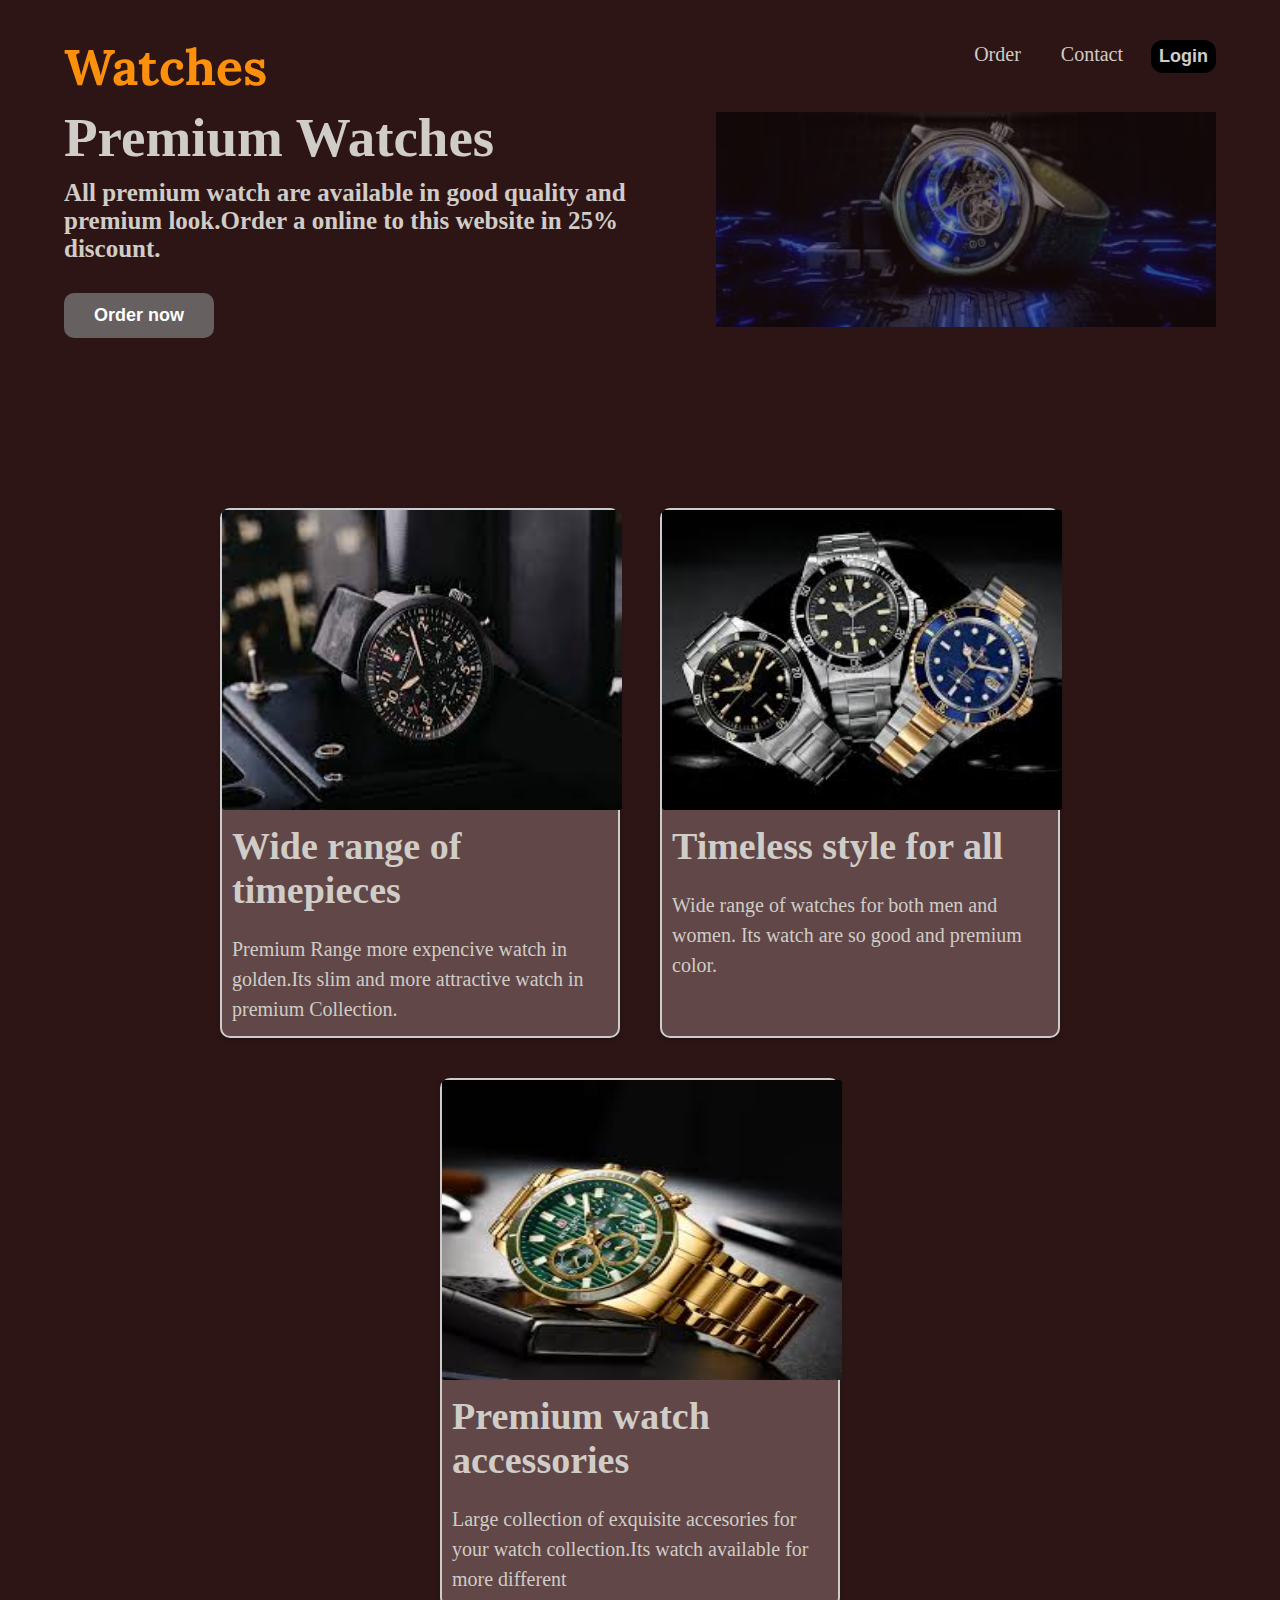
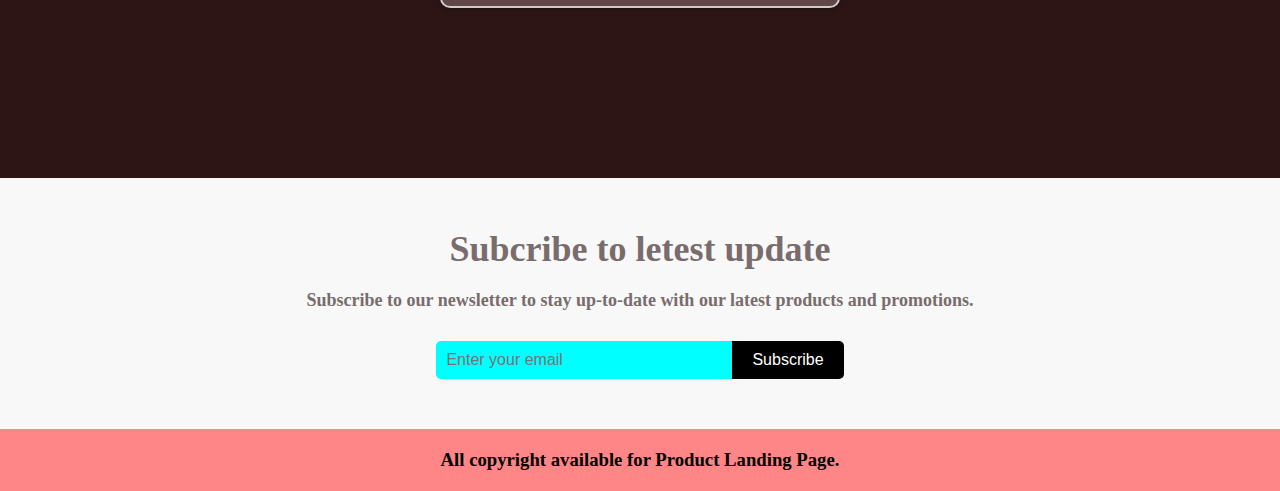
<file: index.html>
<!DOCTYPE html>
<html lang="en">
<head>
    <meta charset="UTF-8">
    <meta http-equiv="X-UA-Compatible" content="IE=edge">
    <meta name="viewport" content="width=device-width, initial-scale=1.0">
    <title>Product Landing Page</title>
    <link rel="stylesheet" href="style.css">
  
  
   <link href="https://fonts.googleapis.com/css2?family=Lora:ital@0;1&display=swap" rel="stylesheet">
</head>

<body>
    <nav>
        <div class="logo"> Watches</div>
        <div class="nav-items">
            <ul>
               <i class=" fa fa-search"></i> 
                <li><a href="#">Order</a></li>
                <li><a href="#links">Contact</a></li>
                <a href="login.html"><button>Login</button></a>

            </ul>
        </div>
    </nav>

        <div class="row">
            <div class="column1">
                <h1>Premium Watches</h1>
                <p>All premium watch are available in good quality and premium look.Order a online to this website in 25% discount.  
                </p>
                <button>Order now</button>
            </div>
            <div class="column2">
                <img src="./watch.jpg" alt="watch" width="500px">
            </div>
        </div>

          <section class="cards-section">
            <div class="card">
              <img src="./watch1.jpg" alt="quality watch">
              <h2>Wide range of timepieces</h2>
              <p>Premium Range more expencive watch in golden.Its slim and more attractive watch in premium Collection.</p>
            </div>
            <div class="card">
              <img src="./watch2.jpg" alt="quality watch"> 
              <h2>Timeless style for all</h2>
              <p>Wide range of watches for both men and women. Its watch are so good and premium color. </p>
            </div>
            <div class="card">
              <img src="./watch3.jpg" alt="quality watch">
              <h2>Premium watch accessories</h2>
              <p>Large collection of exquisite accesories for your watch collection.Its watch available for more different</p>
            </div>
          </section>


          <section class="keep-updated">
            <div class="keep-updated-container">
              <h2 class="keep-updated-heading">Subcribe to letest update</h2>
              <p class="keep-updated-description">Subscribe to our newsletter to stay up-to-date with our latest products and promotions.</p>
              <form class="keep-updated-form" action="" method="post">
                <input type="email" name="email" placeholder="Enter your email" required style="background-color: aqua;">
                <button type="submit">Subscribe</button>
              </form>
            </div>
          </section>


          <footer style="background-color: rgb(255, 134, 134);color: black; max-width: 100%; text-align: center;">
           
            <h3>All copyright available for Product Landing Page.</h3>
          </footer>

</body>
</html>
</file>
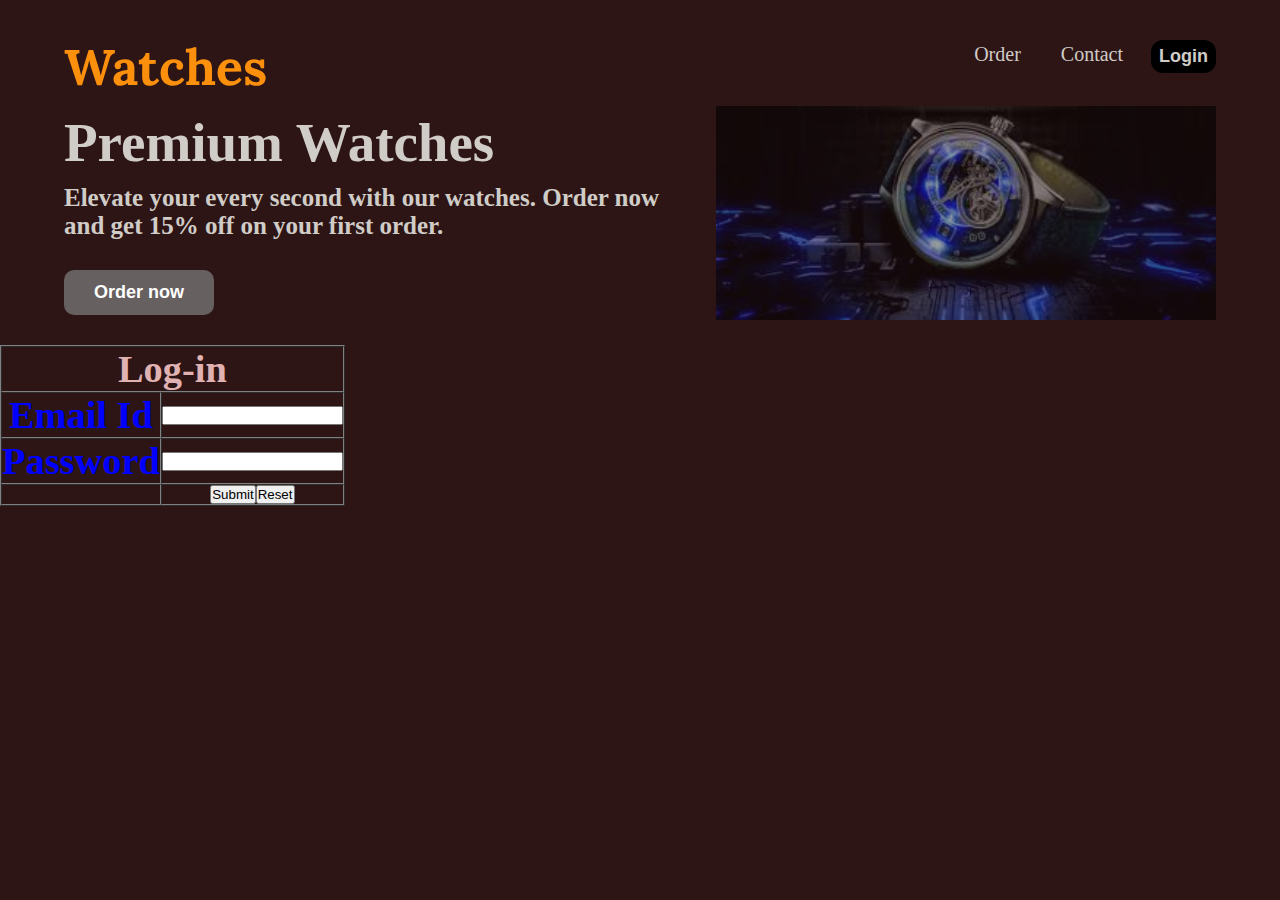
<file: login.html>
<html lang="en">
<head>
    <title>log-in</title>
    <meta charset="UTF-8">
    <meta http-equiv="X-UA-Compatible" content="IE=edge">
    <meta name="viewport" content="width=device-width, initial-scale=1.0">
    <title>Product Landing Page</title>
    <link rel="stylesheet" href="style.css">
  
  
   <link href="https://fonts.googleapis.com/css2?family=Lora:ital@0;1&display=swap" rel="stylesheet">
</head>
    <style>
        .error{
            color:pink;
        }
            table{
                text-align:center;
                
            }
           table tr h3{
                text-align: center;
            }
        
    </style>
</head>


<body style="background-color: rgb(46, 21, 21); background-size: cover;">
    <form action="index.html" method="get" id="register">
        <nav>
            <div class="logo"> Watches</div>
            <div class="nav-items">
                <ul>
                   <i class=" fa fa-search"></i> 
                    <li><a href="#">Order</a></li>
                    <li><a href="#links">Contact</a></li>
                    <a href="login.html"><button>Login</button></a>
    
                </ul>
            </div>
        </nav>
        <div class="row">
            <div class="column1">
                <h1>Premium Watches</h1>
                <p>Elevate your every second with our watches. 
                    Order now and get 15% off on your first order.
                </p>
                <button>Order now</button>
            </div>
            <div class="column2">
                <img src="./watch.jpg" alt="watch" width="500px">
            </div>
        </div>
    
    <table  border=" " cellpading="0" cellspacing="0" align="center" style="font-size:larger;text-align:center;color: blue;">
        <tr ><th colspan="2"><h1 style="text-align: center;color:rgb(225, 178, 178)">Log-in</h1></th></tr>

   <tr><th><h1>Email Id</h1</th><td><input type="email" name="mail"></td></tr>
   <tr><th><h1>Password</h1></th><td><input type="text" name="password"></td></tr> 
   <tr><th></th><th><input type="submit"><input type="reset"></th></tr>

   
   </table></h1>


</form>
</body>
<script src="jquary.js"></script>
<script src="validation1.js"></script> 
<script>
    $(function(){
        $("#register").validate({
            rules:{
            password:"required",
                                mail:{
                    required:true,
                    email:true,
                },

               agree:"required"
            },
       
       
        messages:{
            password:"Please write your password",
            
            mail:"Please write your log-in Email",
        },
        submitHandler:function(form){
            form.submit();
        }
    })
   
    })
</script>
</html>
</file>
<file: style.css>
*{
    padding: 0;
    margin: 0;
    box-sizing: border-box;
}

body{
background-color: rgb(46, 21, 21);
 background-size: cover;
 background-attachment: fixed;
 color: white;
 color:  rgb(208, 204, 199);
 font-family: Cambria, Cochin, Georgia, Times, 'Times New Roman', serif;
}

nav{
    width: 100%;
    height: 80px;
    justify-content: space-between;
    display: flex;
    padding: 35px 5%;
}

nav .logo{
    font-size: 50px;
    font-weight: bolder;
    /* color: rgb(110, 109, 109); */
    color: rgb(252, 144, 12);
    font-family: 'Lora', serif;
}

nav ul{
    display: flex;
    list-style: none;
}

nav ul li{
    padding: 8px 16px;
    border-radius: 8px;
    transition: 0.2s ease-in;
    margin-left: 4px;
    margin-right: 4px;
}

nav ul li a {
  /* color: rgb(160, 147, 147); */
  color: white;
  color: rgb(208, 204, 199);
  font-size: 20px;
  font-weight: 500px;
  text-decoration: none;

}

nav ul i{
  color: white;
  color: rgb(208, 204, 199);
  font-size: 20px;
  font-weight: 500px;
  text-decoration: none;
  margin-top: 10px;
  margin-left: 4px;
  margin-right: 4px;
}

nav ul i:hover{
  cursor: pointer;
}

nav ul li a:hover{
  text-decoration: underline;
}

nav .nav-items button{
  padding: 6px 8px;
  border-radius: 12px;
  /* background-color: antiquewhite; */
  background-color: black;
  /* color: rgb(103, 58, 58); */
  color: white;
  color:  rgb(208, 204, 199);
  font-size: 18px;
  border-style: none;
  font-weight: 700;
  margin-left: 8px;
  margin-top: 5px;
}

nav .nav-items button:hover{
  color: black;
  background-color: white
}

.row{
  display: flex;
  justify-content: space-between;
  align-items: center;
  margin: 2% 5%;
}

.row .column1{
  padding-right: 50px;
}

.column1 h1{
  font-size: 55px;
  margin-bottom: 10px;
  color: rgb(255, 255, 255);
  color:  rgb(208, 204, 199);
}

.column1 p{
  font-size: 25px;
  margin-bottom: 20px;
  color: rgb(255, 255, 255);
  color:  rgb(208, 204, 199);;
  font-weight: bolder;
}

.column1 button{
  width: 150px;
  padding: 12px 18px;
  border-radius: 10px;
  border-style: none;
  color: rgb(103, 58, 58);
  background-color: antiquewhite;
  font-size: 18px;
  font-weight: 700;
  margin-top: 10px;
}

.column1 button{
  background-color: rgb(102, 96, 96);
  /* color: rgb(103, 58, 58); */
  color: white;
}

.column1 button:hover{
  color: black;
  background-color: white;
}

.column2 img{
  opacity: 0.6;
}

@media  screen and (max-width: 950px){
  .column2 img{
    width: 380px;
  }
  .column1 h1{
    font-size: 40px;
  }
  .column1 p{
    font-size: 18px;
  }

  .row{
    margin-top: 70px;
  }
}

.cards-section {
  display: flex;
  flex-wrap: wrap;
  justify-content: center;
  margin-top: 150px;
  margin-bottom: 150px;
}

.card {
  background-color: rgb(97, 71, 71); 
  width: 400px;
  height: 530px;
  margin: 20px;
  padding: 0px;
  border: 2px solid #ccc;
  border-radius: 10px;
  box-shadow: 0 2px 5px rgba(0, 0, 0, 0.3);
}

.card:hover{
  cursor: pointer;
  transform: scale(1.05);
  box-shadow: 0 5px 15px rgba(0, 0, 0, 0.5);
}

.card h2 {
  font-size: 38px;
  margin-bottom: 2px;
  padding: 10px;
}

.card p {
  font-size: 20px;
  line-height: 1.5;
  padding: 10px;
}

.card img{
  height: 300px;
  padding: 0;
  width: 400px;
  border-radius: 3px;
}

.keep-updated {
  background-color: #f8f8f8;
  padding: 50px 0;
  color: #786c6c;
  font-weight: bolder;
  margin-top: 20px;
}

.keep-updated-container {
  max-width: 1200px;
  margin: 0 auto;
  display: flex;
  flex-direction: column;
  align-items: center;
}

.keep-updated-heading {
  font-size: 36px;
  margin-bottom: 20px;
}

.keep-updated-description {
  font-size: 18px;
  text-align: center;
  margin-bottom: 30px;
}

.keep-updated-form {
  display: flex;
  justify-content: center;
  align-items: center;
}

.keep-updated-form input[type="email"] {
  font-size: 16px;
  padding: 10px;
  border: none;
  border-radius: 5px 0 0 5px;
  width: 300px;
  margin-right: -4px;
}

.keep-updated-form button[type="submit"] {
  font-size: 16px;
  padding: 10px 20px;
  background-color: #000;
  color: #fff;
  border: none;
  border-radius: 0 5px 5px 0;
  cursor: pointer;
  transition: all 0.3s ease-in-out;
}

.keep-updated-form button[type="submit"]:hover {
  background-color: #fff;
  color: #000;
}

footer {
  background-color: #f8f8f8;
  color: #666;
  padding: 20px;
  text-align: center;
}

.follow {
  margin-bottom: 10px;
}

.follow p {
  font-weight: bold;
  display: inline-block;
  margin-right: 10px;
  margin-bottom: 10px;
}

.social-links a {
  display: inline-block;
  margin-right: 10px;
  color: black;
  transition: color 0.2s ease-in-out;
}




.fa-email {
  font-size: 20px;
}

@media  screen and (max-width: 600px){
  .column1 h1{
    font-size: 35px;
  }
  .row{
    flex-direction: column;
  }
.row .column1{
  padding: 30px;
}

}
</file>
